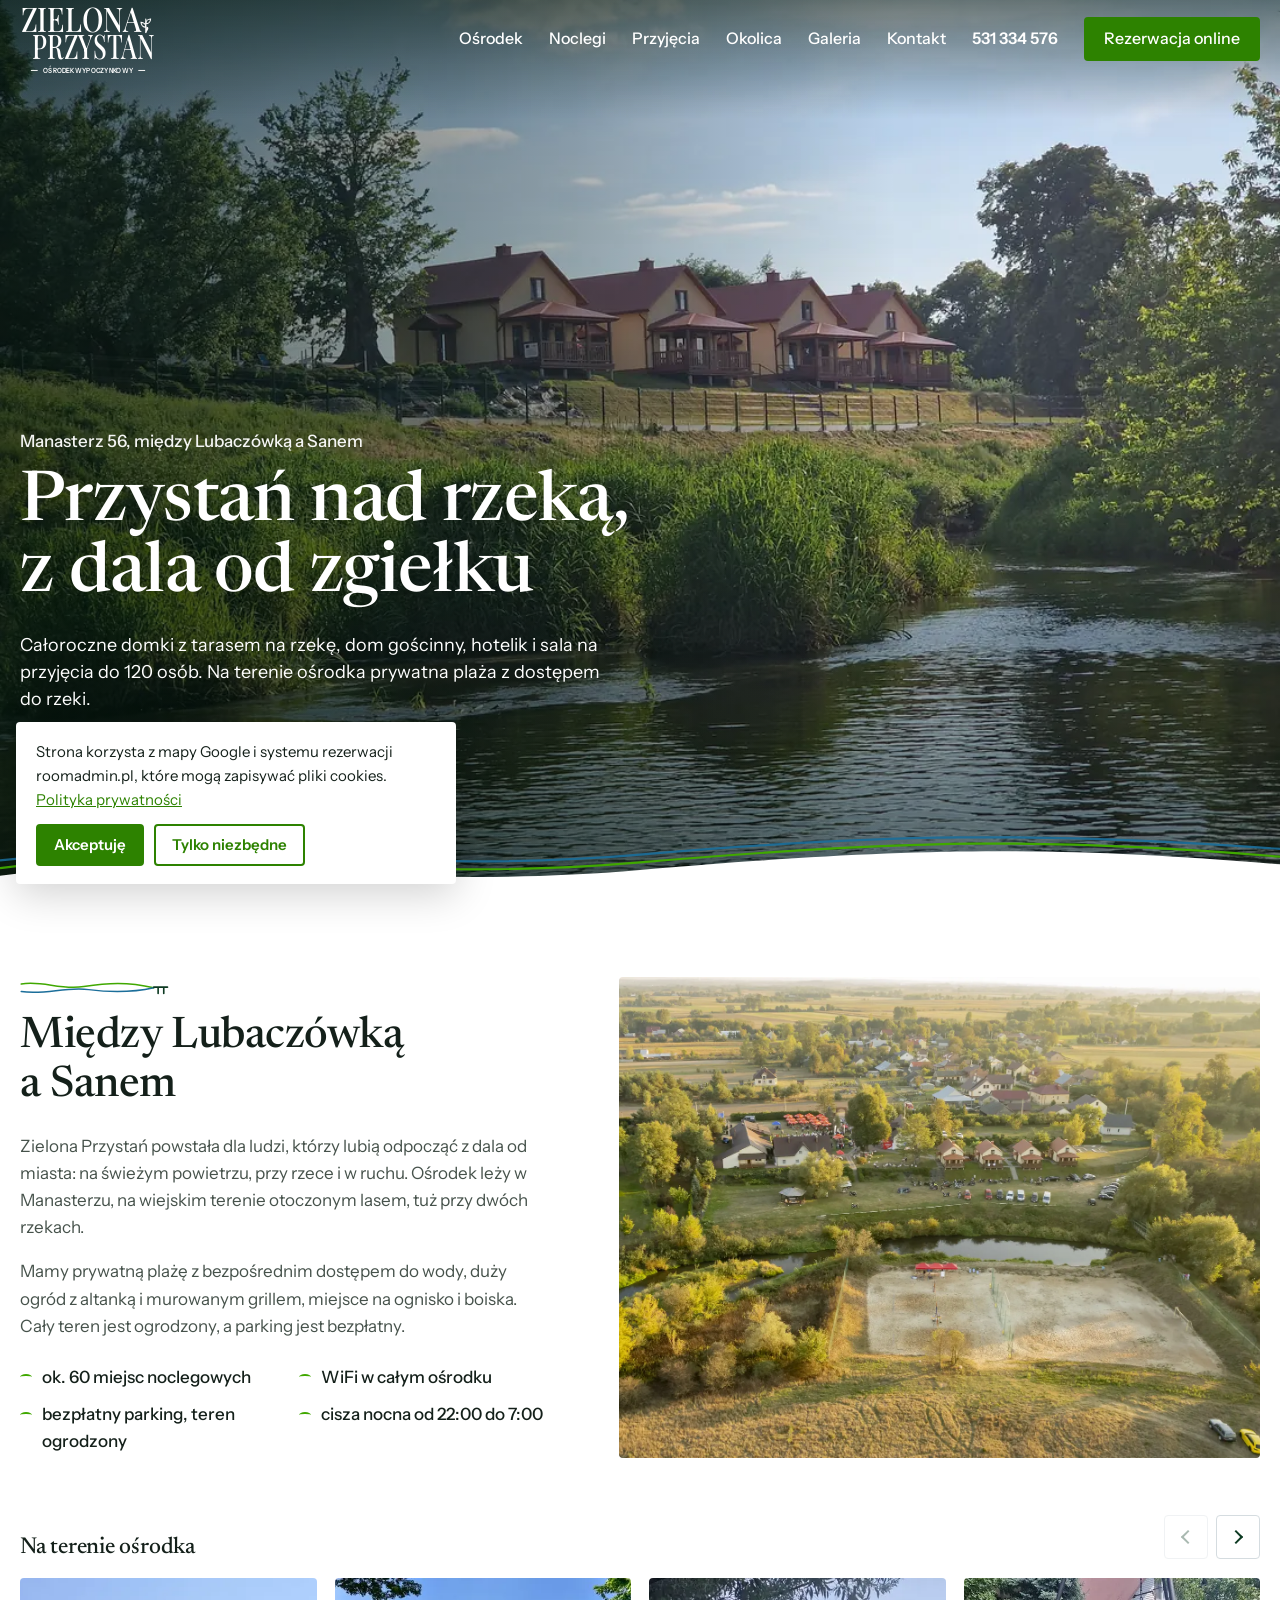
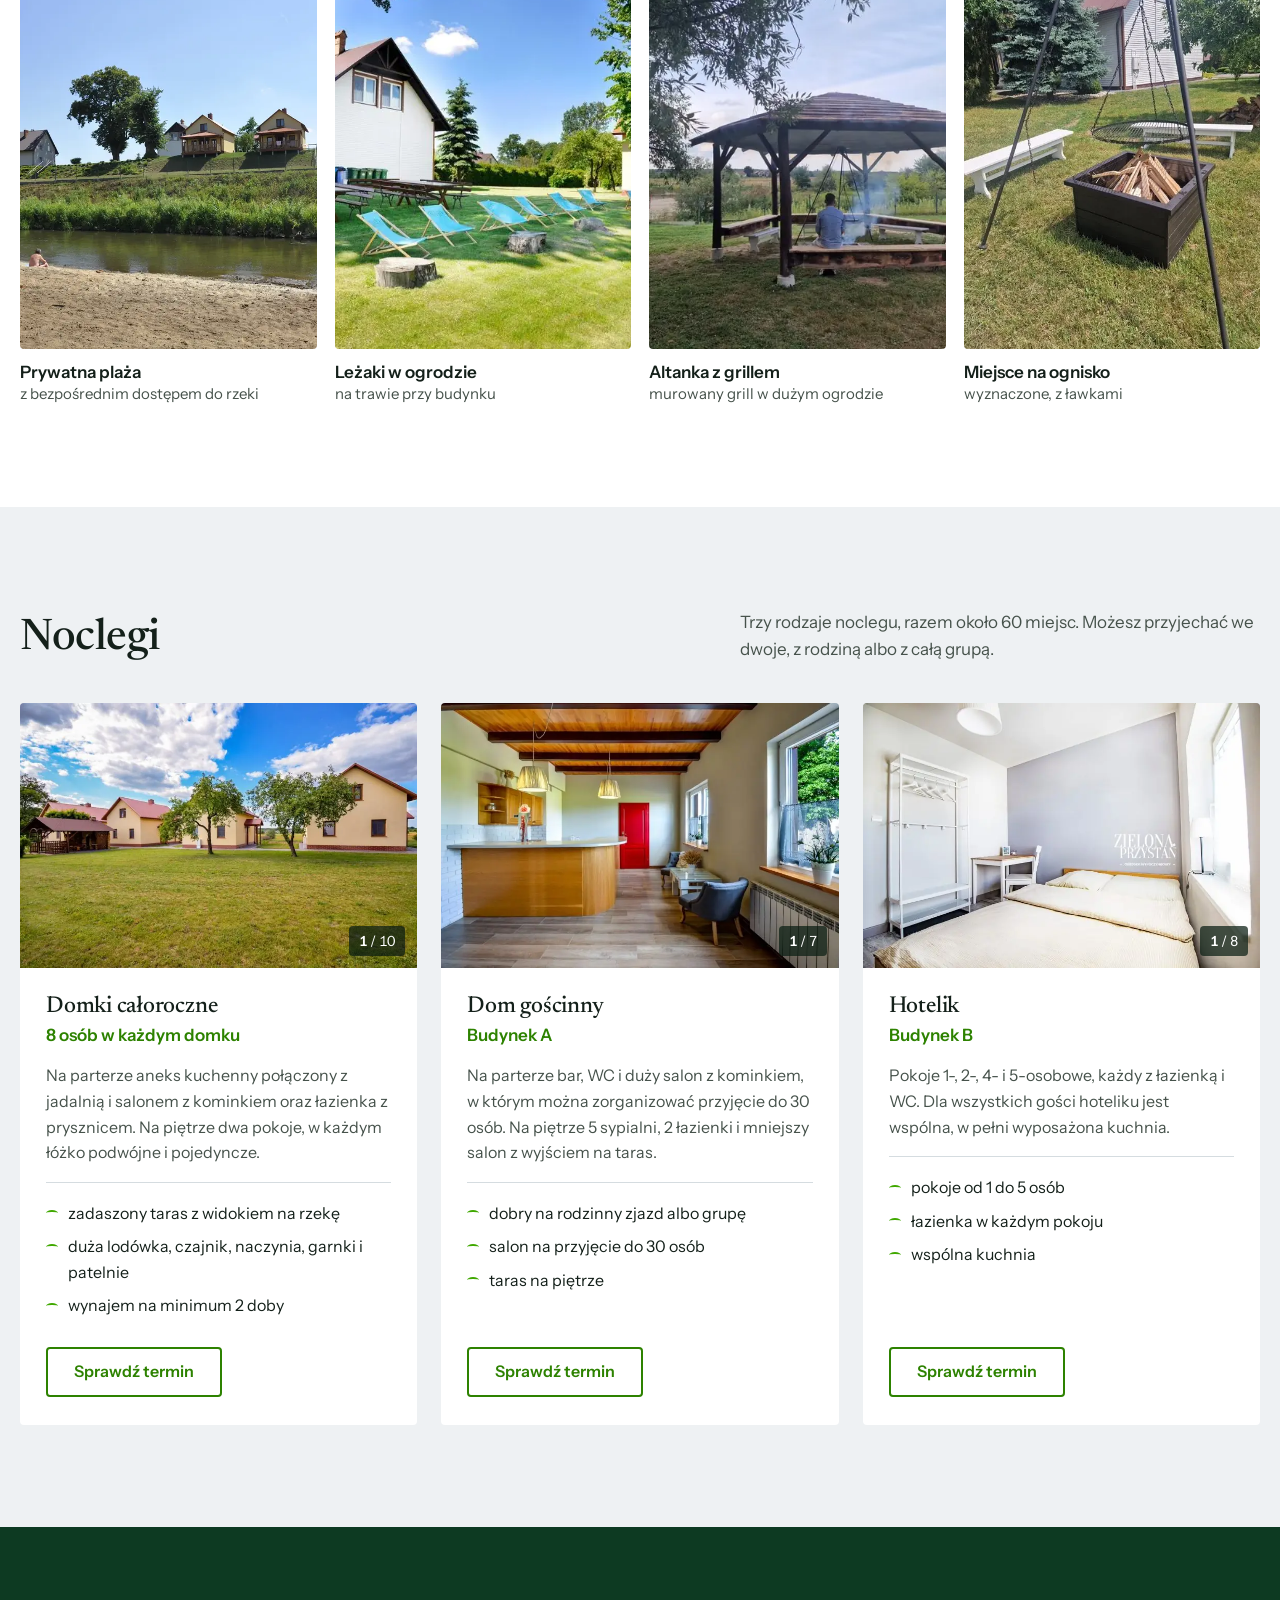
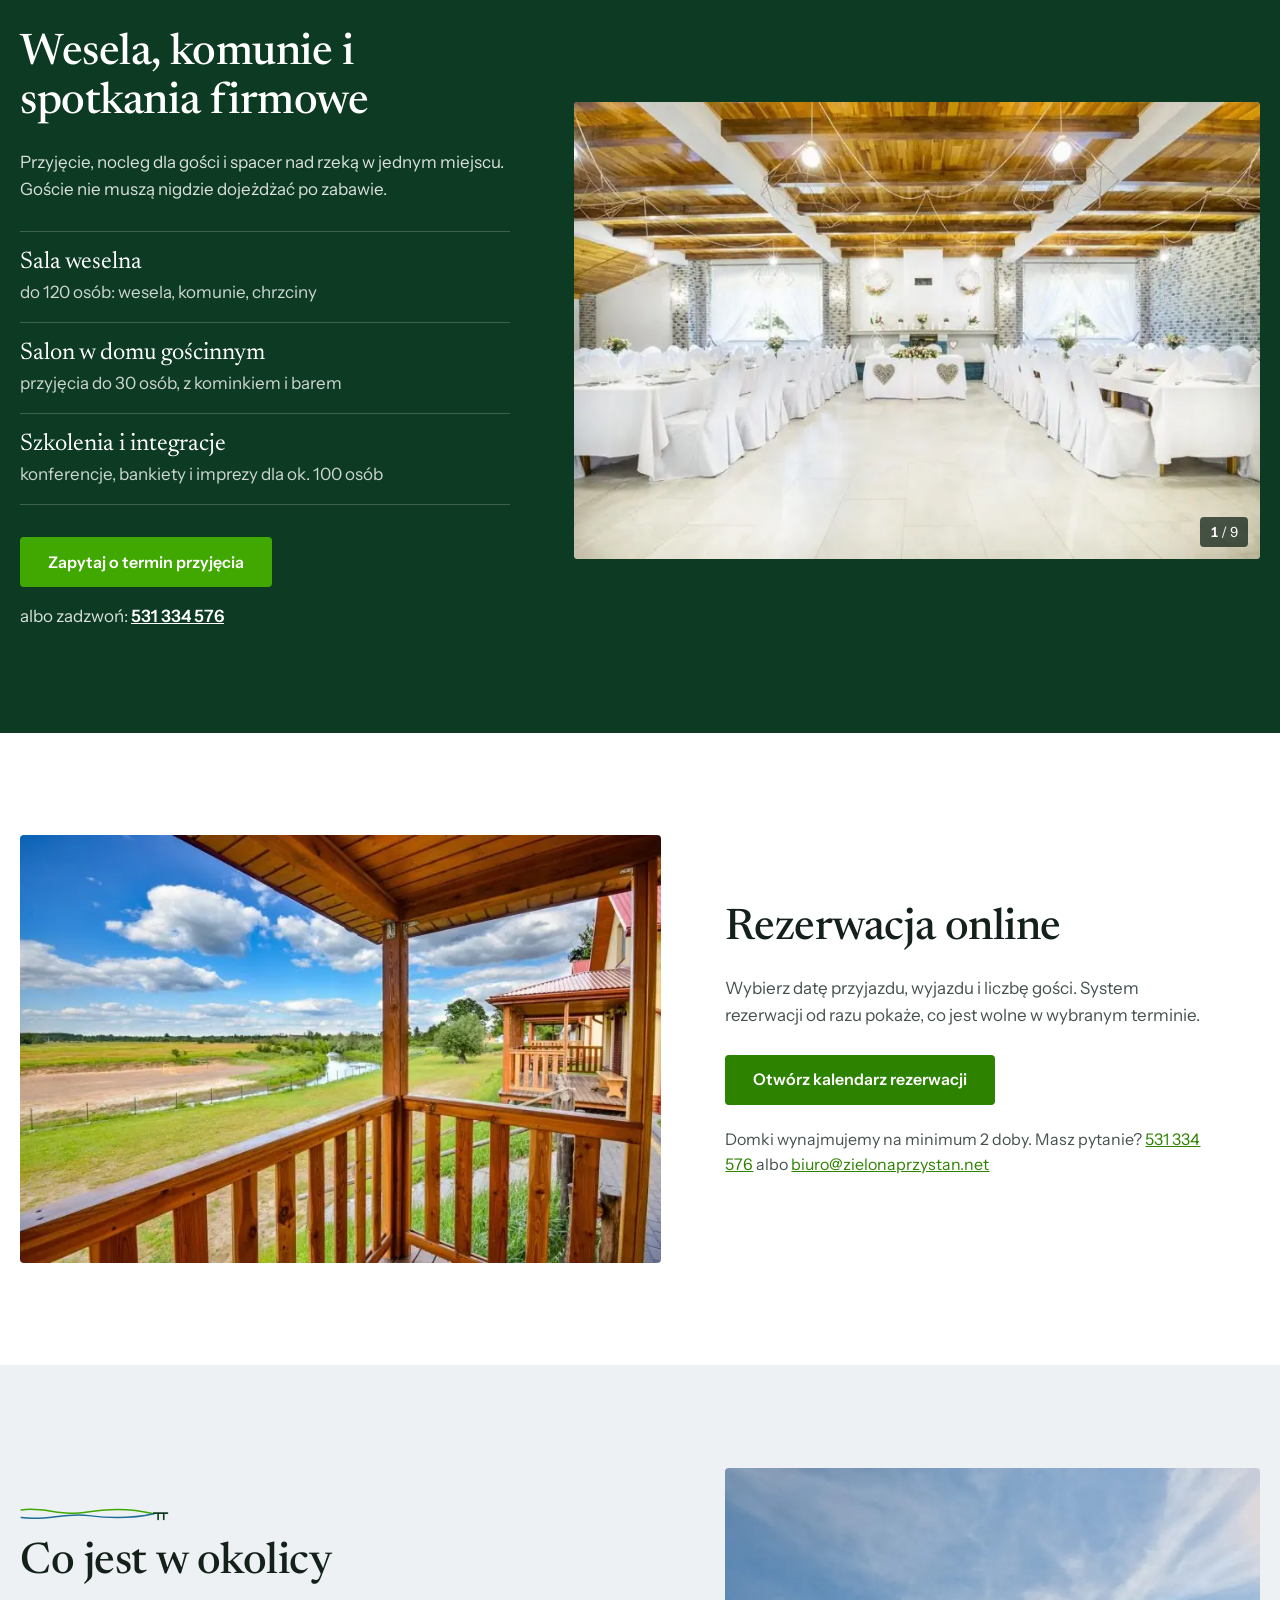
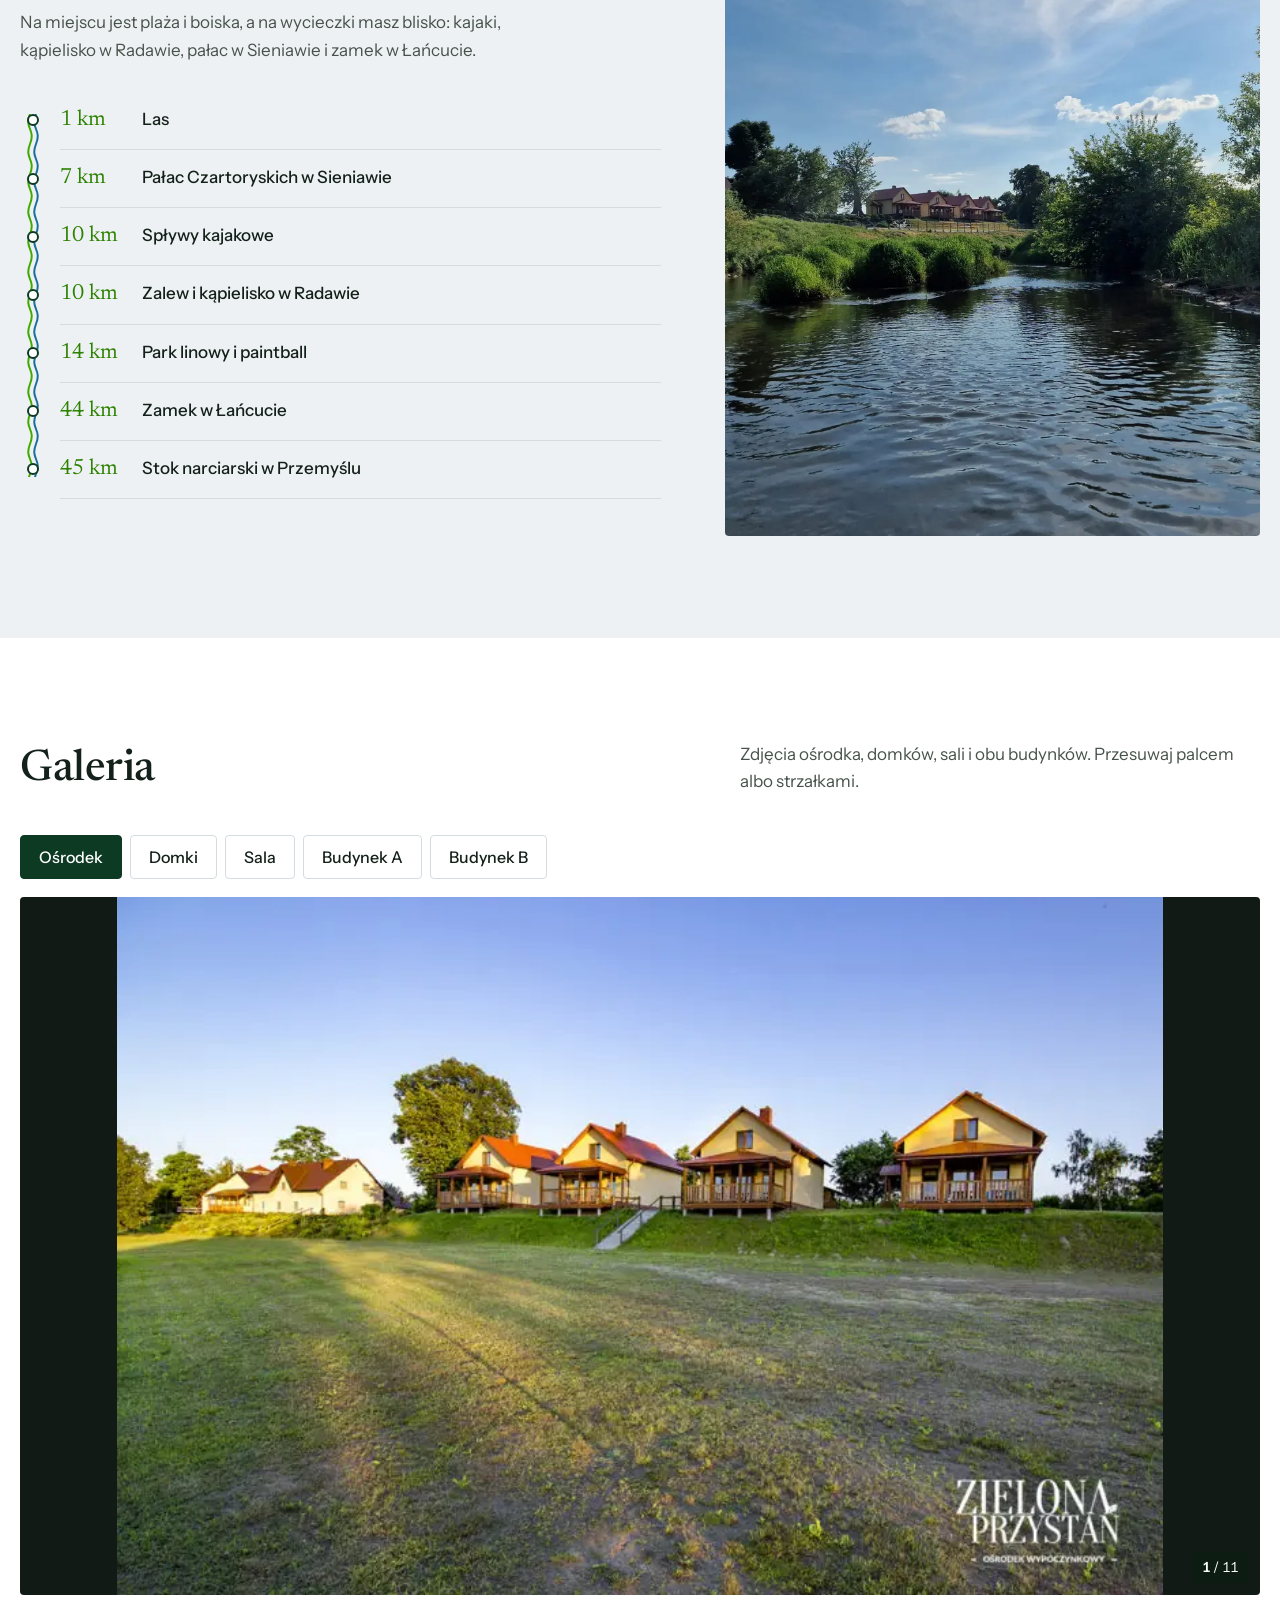
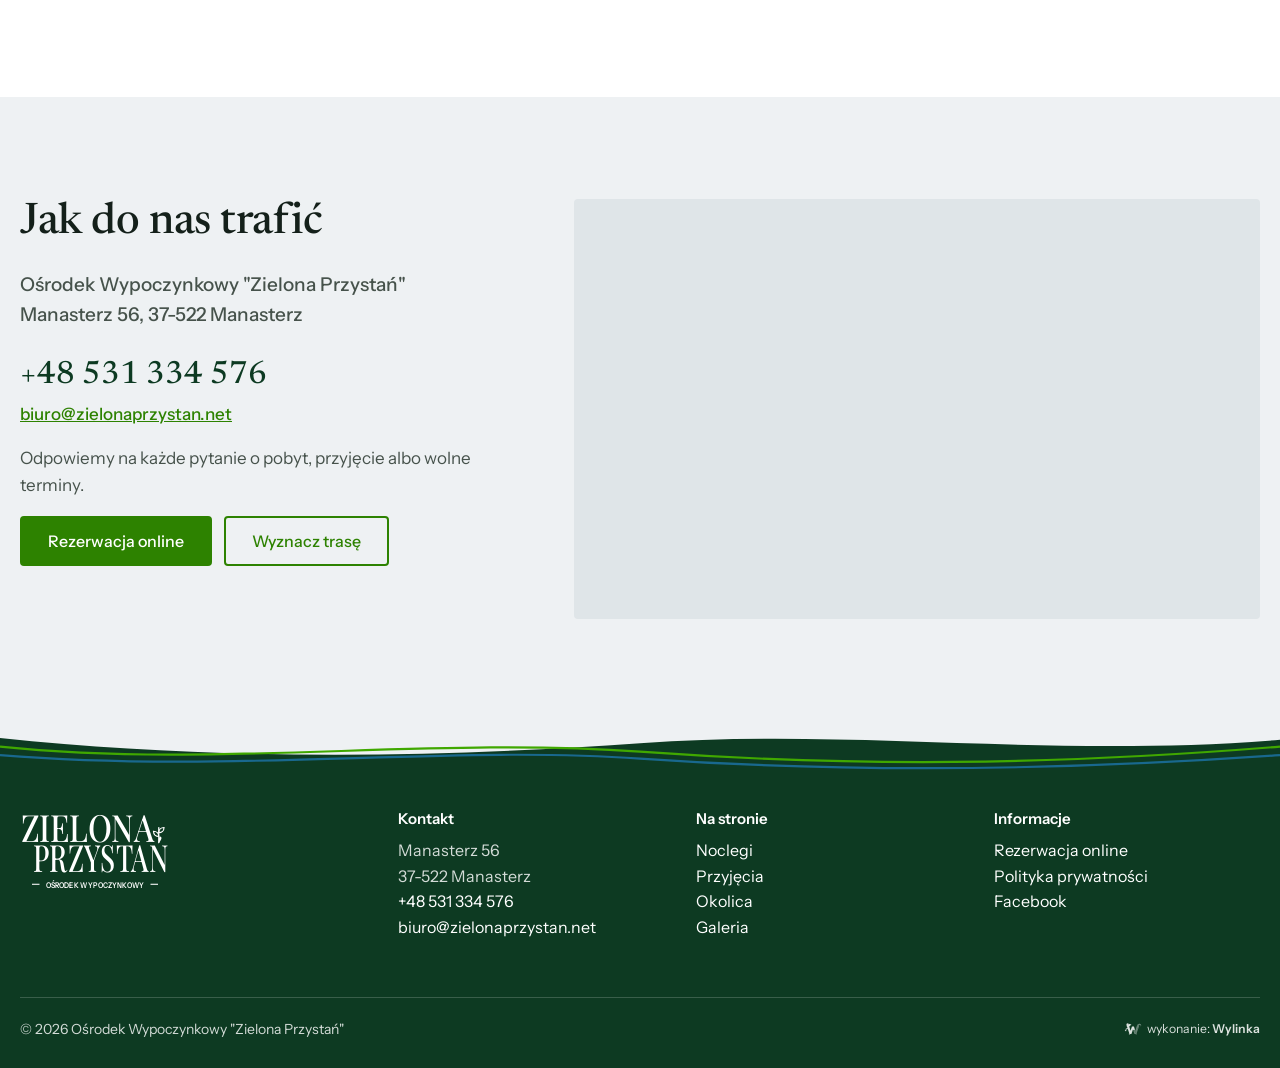
<file: index.html>
<!doctype html>
<html lang="pl">
<head>
<meta charset="utf-8">
<meta name="viewport" content="width=device-width,initial-scale=1,viewport-fit=cover">
<title>Zielona Przystań - ośrodek wypoczynkowy nad rzeką w Manasterzu</title>
<meta name="description" content="Ośrodek Wypoczynkowy Zielona Przystań w Manasterzu: całoroczne domki 8-osobowe z tarasem na rzekę, dom gościnny, hotelik i sala weselna do 120 osób. Prywatna plaża między Lubaczówką a Sanem.">
<meta name="robots" content="noindex,nofollow">
<meta name="theme-color" content="#0D3A22">
<link rel="icon" href="favicon.svg" type="image/svg+xml">
<link rel="preload" href="fonts/news.woff2" as="font" type="font/woff2" crossorigin>
<link rel="preload" as="image" href="img/hero-m.webp" media="(max-width:760px)">
<link rel="preload" as="image" href="img/hero.webp" media="(min-width:761px)">
<link rel="stylesheet" href="style.css">
<style>
.wylinka-badge{display:inline-flex;align-items:center;gap:.4em;color:inherit;text-decoration:none;font-size:.875em;line-height:1;opacity:.85}
.wylinka-badge:hover,.wylinka-badge:focus-visible{opacity:1}
.wylinka-badge:focus-visible{outline:2px solid currentColor;outline-offset:3px;border-radius:2px}
.wylinka-badge svg{width:18px;height:18px;flex:none;overflow:visible}
.wylinka-badge b{font-weight:600}
.wylinka-badge .wy-old{opacity:.45;transform-origin:40px 30px;transition:transform .32s cubic-bezier(.3,.7,.4,1),opacity .32s ease-out}
.wylinka-badge .wy-pod{opacity:0;transition:opacity .2s ease-out .08s}
.wylinka-badge:hover .wy-old,.wylinka-badge:focus-visible .wy-old{transform:translate(9px,7px) rotate(9deg);opacity:0}
.wylinka-badge:hover .wy-pod,.wylinka-badge:focus-visible .wy-pod{opacity:1}
@media (prefers-reduced-motion:reduce){.wylinka-badge .wy-old,.wylinka-badge .wy-pod{transition:none}.wylinka-badge:hover .wy-old,.wylinka-badge:focus-visible .wy-old{transform:none;opacity:.45}.wylinka-badge:hover .wy-pod,.wylinka-badge:focus-visible .wy-pod{opacity:0}}
</style>
</head>
<body>
<a class="skip" href="#tresc">Przejdź do treści</a>
<header class="nag" id="nag">
  <div class="nag-in">
    <a class="logo" href="#top" aria-label="Zielona Przystań, strona główna"><svg class="logo-svg" viewBox="0 0 200 104" role="img" aria-label="Zielona Przystań, ośrodek wypoczynkowy"><g fill="currentColor"><text x="1" y="41" font-size="50" textLength="178" lengthAdjust="spacingAndGlyphs">ZIELONA</text><text x="17" y="81" font-size="50" textLength="181" lengthAdjust="spacingAndGlyphs">PRZYSTAŃ</text><text class="logo-m" x="100" y="102" font-size="10.5" text-anchor="middle" textLength="132" lengthAdjust="spacingAndGlyphs">OŚRODEK WYPOCZYNKOWY</text><rect x="16" y="97" width="10" height="1.4"/><rect x="174" y="97" width="10" height="1.4"/></g><g fill="none" stroke="currentColor" stroke-width="1.6" stroke-linecap="round"><path d="M185 42V22"/><path d="M185 34c-4 0-7-3-7-7 4 0 7 3 7 7zM185 29c4 0 7-3 7-7-4 0-7 3-7 7z"/></g></svg></a>
    <nav class="menu" id="menu" aria-label="Menu główne">
      <a href="#osrodek">Ośrodek</a><a href="#noclegi">Noclegi</a><a href="#przyjecia">Przyjęcia</a><a href="#okolica">Okolica</a><a href="#galeria">Galeria</a><a href="#kontakt">Kontakt</a>
      <a class="menu-tel" href="tel:+48531334576">531 334 576</a>
      <a class="btn menu-rez" href="https://roomadmin.pl/widget/reservation-v2/start?fh=60d005a74fa5ebe5970a8c49ee8bb082e8fafc29&amp;style=%7B%22color_accent%22%3A%22%232D8200%22%2C%22color_bg%22%3A%22%23FFFFFF%22%7D" target="_blank" rel="noopener">Rezerwacja online</a>
    </nav>
    <a class="nag-tel" href="tel:+48531334576"><svg viewBox="0 0 20 20" aria-hidden="true"><path d="M6.2 2.5l2.2 3.6-1.6 1.7c.9 2 2.4 3.5 4.4 4.4l1.7-1.6 3.6 2.2-.9 3c-6.6.2-12.1-5.3-11.9-11.9z"/></svg><span>531 334 576</span></a>
    <button class="burger" id="burger" type="button" aria-expanded="false" aria-controls="menu" aria-label="Otwórz menu"><span></span><span></span></button>
  </div>
</header>

<main id="tresc">
<section class="hero" id="top">
  <picture>
    <source media="(max-width:760px)" srcset="img/hero-m.webp">
    <img class="hero-img" src="img/hero.webp" width="2000" height="1500" alt="Domki Zielonej Przystani widziane znad Lubaczówki" fetchpriority="high">
  </picture>
  <div class="hero-in">
    <p class="hero-adr">Manasterz 56, między Lubaczówką a Sanem</p>
    <h1>Przystań nad rzeką, z dala od zgiełku</h1>
    <p class="hero-lead">Całoroczne domki z tarasem na rzekę, dom gościnny, hotelik i sala na przyjęcia do 120 osób. Na terenie ośrodka prywatna plaża z dostępem do rzeki.</p>
    <a class="btn btn-hero" id="heroCta" href="https://roomadmin.pl/widget/reservation-v2/start?fh=60d005a74fa5ebe5970a8c49ee8bb082e8fafc29&amp;style=%7B%22color_accent%22%3A%22%232D8200%22%2C%22color_bg%22%3A%22%23FFFFFF%22%7D" target="_blank" rel="noopener">Sprawdź wolne terminy</a>
  </div>
  <svg class="brzeg" viewBox="0 0 1440 80" preserveAspectRatio="none" aria-hidden="true"><path class="brzeg-z" d="M0 54C220 26 420 72 720 48S1180 22 1440 42V80H0Z"/><path class="n1" d="M0 46C220 18 420 64 720 40S1180 14 1440 34"/><path class="n2" d="M0 38C240 14 450 54 720 32S1170 8 1440 26"/></svg>
</section>

<section class="sek osrodek" id="osrodek">
  <div class="wrap osrodek-g">
    <div class="osrodek-t">
      <svg class="nurt" viewBox="0 0 240 26" aria-hidden="true"><path class="n1" d="M2 8c34-6 62 10 100 4s70-8 112 2"/><path class="n2" d="M2 20c38 6 70-8 108-3s68 5 104-3"/><path class="pom" d="M214 13h22M221 13v10M230 13v10"/></svg>
      <h2>Między Lubaczówką a Sanem</h2>
      <p>Zielona Przystań powstała dla ludzi, którzy lubią odpocząć z dala od miasta: na świeżym powietrzu, przy rzece i w ruchu. Ośrodek leży w Manasterzu, na wiejskim terenie otoczonym lasem, tuż przy dwóch rzekach.</p>
      <p>Mamy prywatną plażę z bezpośrednim dostępem do wody, duży ogród z altanką i murowanym grillem, miejsce na ognisko i boiska. Cały teren jest ogrodzony, a parking jest bezpłatny.</p>
      <ul class="kropki">
        <li>ok. 60 miejsc noclegowych</li><li>WiFi w całym ośrodku</li><li>bezpłatny parking, teren ogrodzony</li><li>cisza nocna od 22:00 do 7:00</li>
      </ul>
    </div>
    <figure class="osrodek-f"><img src="img/dron-rzeka.webp" width="1600" height="1067" alt="Ośrodek Zielona Przystań i rzeka z lotu ptaka" loading="lazy" decoding="async"></figure>
  </div>
  <div class="wrap teren">
    <div class="teren-nag"><h3>Na terenie ośrodka</h3><div class="teren-str"><button class="kar-s kar-p" type="button" data-pas="-1" aria-label="Przewiń w lewo"></button><button class="kar-s kar-n" type="button" data-pas="1" aria-label="Przewiń w prawo"></button></div></div>
    <div class="teren-pas" id="teren" tabindex="0" aria-label="Atrakcje na terenie ośrodka, przesuń w bok"><figure class="teren-k"><img src="img/m-plaza.webp" width="1000" height="664" alt="Prywatna plaża, Zielona Przystań" loading="lazy" decoding="async" draggable="false"><figcaption><b>Prywatna plaża</b><span>z bezpośrednim dostępem do rzeki</span></figcaption></figure><figure class="teren-k"><img src="img/m-lezaki.webp" width="768" height="510" alt="Leżaki w ogrodzie, Zielona Przystań" loading="lazy" decoding="async" draggable="false"><figcaption><b>Leżaki w ogrodzie</b><span>na trawie przy budynku</span></figcaption></figure><figure class="teren-k"><img src="img/m-altana.webp" width="640" height="480" alt="Altanka z grillem, Zielona Przystań" loading="lazy" decoding="async" draggable="false"><figcaption><b>Altanka z grillem</b><span>murowany grill w dużym ogrodzie</span></figcaption></figure><figure class="teren-k"><img src="img/m-ognisko.webp" width="480" height="640" alt="Miejsce na ognisko, Zielona Przystań" loading="lazy" decoding="async" draggable="false"><figcaption><b>Miejsce na ognisko</b><span>wyznaczone, z ławkami</span></figcaption></figure><figure class="teren-k"><img src="img/m-plac.webp" width="768" height="576" alt="Plac zabaw, Zielona Przystań" loading="lazy" decoding="async" draggable="false"><figcaption><b>Plac zabaw</b><span>dla najmłodszych gości</span></figcaption></figure><figure class="teren-k"><img src="img/m-boisko.webp" width="768" height="512" alt="Boiska, Zielona Przystań" loading="lazy" decoding="async" draggable="false"><figcaption><b>Boiska</b><span>2 do siatkówki plażowej i do beach soccera</span></figcaption></figure><figure class="teren-k"><img src="img/m-golf.webp" width="768" height="512" alt="Mini golf, Zielona Przystań" loading="lazy" decoding="async" draggable="false"><figcaption><b>Mini golf</b><span>na terenie ośrodka</span></figcaption></figure><figure class="teren-k"><img src="img/m-hamaki.webp" width="640" height="480" alt="Hamaki, Zielona Przystań" loading="lazy" decoding="async" draggable="false"><figcaption><b>Hamaki</b><span>w ogrodzie z widokiem na łąki</span></figcaption></figure></div>
  </div>
</section>

<section class="sek szara" id="noclegi">
  <div class="wrap">
    <div class="sek-nag"><h2>Noclegi</h2><p>Trzy rodzaje noclegu, razem około 60 miejsc. Możesz przyjechać we dwoje, z rodziną albo z całą grupą.</p></div>
    <div class="noclegi"><article class="nocleg"><div class="kar kar-k" data-kar><div class="kar-tor" tabindex="0" aria-label="Zdjęcia, przesuń w bok"><img src="img/d1.webp" width="768" height="509" alt="Całoroczne domki 8-osobowe w ośrodku Zielona Przystań" loading="lazy" decoding="async" draggable="false"><img src="img/d2.webp" width="768" height="509" alt="Widok z tarasu domku na rzekę" loading="lazy" decoding="async" draggable="false"><img src="img/d3.webp" width="768" height="509" alt="Salon z kominkiem w domku" loading="lazy" decoding="async" draggable="false"><img src="img/d4.webp" width="768" height="512" alt="Jadalnia i salon w domku" loading="lazy" decoding="async" draggable="false"><img src="img/d5.webp" width="768" height="512" alt="Aneks kuchenny w domku" loading="lazy" decoding="async" draggable="false"><img src="img/d6.webp" width="768" height="576" alt="Salon z kominkiem w odnowionym domku" loading="lazy" decoding="async" draggable="false"><img src="img/d8.webp" width="768" height="576" alt="Wnętrze domku z kominkiem" loading="lazy" decoding="async" draggable="false"><img src="img/d9.webp" width="768" height="576" alt="Aneks kuchenny i jadalnia w domku" loading="lazy" decoding="async" draggable="false"><img src="img/d11.webp" width="768" height="576" alt="Pokój na piętrze domku" loading="lazy" decoding="async" draggable="false"><img src="img/d10.webp" width="768" height="860" alt="Łazienka z prysznicem w domku" loading="lazy" decoding="async" draggable="false"></div><button class="kar-s kar-p" type="button" aria-label="Poprzednie zdjęcie"></button><button class="kar-s kar-n" type="button" aria-label="Następne zdjęcie"></button><span class="kar-licz"><b>1</b> / 10</span></div><div class="nocleg-t"><h3>Domki całoroczne</h3><p class="nocleg-sub">8 osób w każdym domku</p><p>Na parterze aneks kuchenny połączony z jadalnią i salonem z kominkiem oraz łazienka z prysznicem. Na piętrze dwa pokoje, w każdym łóżko podwójne i pojedyncze.</p><ul class="fakty"><li>zadaszony taras z widokiem na rzekę</li><li>duża lodówka, czajnik, naczynia, garnki i patelnie</li><li>wynajem na minimum 2 doby</li></ul><a class="btn btn-o" href="https://roomadmin.pl/widget/reservation-v2/start?fh=60d005a74fa5ebe5970a8c49ee8bb082e8fafc29&amp;style=%7B%22color_accent%22%3A%22%232D8200%22%2C%22color_bg%22%3A%22%23FFFFFF%22%7D" target="_blank" rel="noopener">Sprawdź termin</a></div></article><article class="nocleg"><div class="kar kar-k" data-kar><div class="kar-tor" tabindex="0" aria-label="Zdjęcia, przesuń w bok"><img src="img/a1.webp" width="768" height="509" alt="Dom gościnny, salon z barem na parterze" loading="lazy" decoding="async" draggable="false"><img src="img/a2.webp" width="768" height="509" alt="Salon z kominkiem w domu gościnnym przygotowany na przyjęcie" loading="lazy" decoding="async" draggable="false"><img src="img/a4.webp" width="480" height="640" alt="Przyjęcie w salonie domu gościnnego" loading="lazy" decoding="async" draggable="false"><img src="img/a3.webp" width="768" height="509" alt="Mniejszy salon na piętrze domu gościnnego" loading="lazy" decoding="async" draggable="false"><img src="img/a5.webp" width="768" height="509" alt="Sypialnia w domu gościnnym" loading="lazy" decoding="async" draggable="false"><img src="img/a6.webp" width="768" height="509" alt="Sypialnia na piętrze domu gościnnego" loading="lazy" decoding="async" draggable="false"><img src="img/a7.webp" width="768" height="509" alt="Łazienka w domu gościnnym" loading="lazy" decoding="async" draggable="false"></div><button class="kar-s kar-p" type="button" aria-label="Poprzednie zdjęcie"></button><button class="kar-s kar-n" type="button" aria-label="Następne zdjęcie"></button><span class="kar-licz"><b>1</b> / 7</span></div><div class="nocleg-t"><h3>Dom gościnny</h3><p class="nocleg-sub">Budynek A</p><p>Na parterze bar, WC i duży salon z kominkiem, w którym można zorganizować przyjęcie do 30 osób. Na piętrze 5 sypialni, 2 łazienki i mniejszy salon z wyjściem na taras.</p><ul class="fakty"><li>dobry na rodzinny zjazd albo grupę</li><li>salon na przyjęcie do 30 osób</li><li>taras na piętrze</li></ul><a class="btn btn-o" href="https://roomadmin.pl/widget/reservation-v2/start?fh=60d005a74fa5ebe5970a8c49ee8bb082e8fafc29&amp;style=%7B%22color_accent%22%3A%22%232D8200%22%2C%22color_bg%22%3A%22%23FFFFFF%22%7D" target="_blank" rel="noopener">Sprawdź termin</a></div></article><article class="nocleg"><div class="kar kar-k" data-kar><div class="kar-tor" tabindex="0" aria-label="Zdjęcia, przesuń w bok"><img src="img/b1.webp" width="768" height="512" alt="Pokój 2-osobowy w hoteliku" loading="lazy" decoding="async" draggable="false"><img src="img/b2.webp" width="768" height="576" alt="Pokój z łóżkiem podwójnym w hoteliku" loading="lazy" decoding="async" draggable="false"><img src="img/b3.webp" width="768" height="512" alt="Pokój w hoteliku" loading="lazy" decoding="async" draggable="false"><img src="img/b4.webp" width="768" height="576" alt="Pokój rodzinny w hoteliku" loading="lazy" decoding="async" draggable="false"><img src="img/b7.webp" width="768" height="599" alt="Pokój w hoteliku" loading="lazy" decoding="async" draggable="false"><img src="img/b5.webp" width="768" height="512" alt="Wspólna kuchnia w hoteliku" loading="lazy" decoding="async" draggable="false"><img src="img/b6.webp" width="768" height="575" alt="Jadalnia w hoteliku" loading="lazy" decoding="async" draggable="false"><img src="img/b8.webp" width="567" height="850" alt="Łazienka w hoteliku" loading="lazy" decoding="async" draggable="false"></div><button class="kar-s kar-p" type="button" aria-label="Poprzednie zdjęcie"></button><button class="kar-s kar-n" type="button" aria-label="Następne zdjęcie"></button><span class="kar-licz"><b>1</b> / 8</span></div><div class="nocleg-t"><h3>Hotelik</h3><p class="nocleg-sub">Budynek B</p><p>Pokoje 1-, 2-, 4- i 5-osobowe, każdy z łazienką i WC. Dla wszystkich gości hoteliku jest wspólna, w pełni wyposażona kuchnia.</p><ul class="fakty"><li>pokoje od 1 do 5 osób</li><li>łazienka w każdym pokoju</li><li>wspólna kuchnia</li></ul><a class="btn btn-o" href="https://roomadmin.pl/widget/reservation-v2/start?fh=60d005a74fa5ebe5970a8c49ee8bb082e8fafc29&amp;style=%7B%22color_accent%22%3A%22%232D8200%22%2C%22color_bg%22%3A%22%23FFFFFF%22%7D" target="_blank" rel="noopener">Sprawdź termin</a></div></article></div>
  </div>
</section>

<section class="sek ciemna" id="przyjecia">
  <div class="wrap przyj-g">
    <div class="przyj-t">
      <h2>Wesela, komunie i spotkania firmowe</h2>
      <p>Przyjęcie, nocleg dla gości i spacer nad rzeką w jednym miejscu. Goście nie muszą nigdzie dojeżdżać po zabawie.</p>
      <dl class="przyj-l">
        <div><dt>Sala weselna</dt><dd>do 120 osób: wesela, komunie, chrzciny</dd></div>
        <div><dt>Salon w domu gościnnym</dt><dd>przyjęcia do 30 osób, z kominkiem i barem</dd></div>
        <div><dt>Szkolenia i integracje</dt><dd>konferencje, bankiety i imprezy dla ok. 100 osób</dd></div>
      </dl>
      <a class="btn btn-j" href="mailto:biuro@zielonaprzystan.net?subject=Zapytanie%20o%20przyj%C4%99cie">Zapytaj o termin przyjęcia</a>
      <p class="przyj-m">albo zadzwoń: <a href="tel:+48531334576">531 334 576</a></p>
    </div>
    <div class="kar kar-sala" data-kar><div class="kar-tor" tabindex="0" aria-label="Zdjęcia, przesuń w bok"><img src="img/s1.webp" width="768" height="509" alt="Sala weselna do 120 osób" loading="lazy" decoding="async" draggable="false"><img src="img/s4.webp" width="640" height="480" alt="Stół młodej pary w sali weselnej" loading="lazy" decoding="async" draggable="false"><img src="img/s2.webp" width="768" height="509" alt="Sala weselna nakryta na przyjęcie" loading="lazy" decoding="async" draggable="false"><img src="img/s8.webp" width="768" height="576" alt="Sala przygotowana na przyjęcie okolicznościowe" loading="lazy" decoding="async" draggable="false"><img src="img/s3.webp" width="768" height="509" alt="Sala weselna, widok na stoły" loading="lazy" decoding="async" draggable="false"><img src="img/s9.webp" width="640" height="480" alt="Udekorowane stoły w sali" loading="lazy" decoding="async" draggable="false"><img src="img/s5.webp" width="768" height="509" alt="Parkiet do tańca w sali" loading="lazy" decoding="async" draggable="false"><img src="img/s6.webp" width="768" height="509" alt="Dekoracje stołów w sali" loading="lazy" decoding="async" draggable="false"><img src="img/s7.webp" width="768" height="509" alt="Słodki stół w sali weselnej" loading="lazy" decoding="async" draggable="false"></div><button class="kar-s kar-p" type="button" aria-label="Poprzednie zdjęcie"></button><button class="kar-s kar-n" type="button" aria-label="Następne zdjęcie"></button><span class="kar-licz"><b>1</b> / 9</span></div>
  </div>
</section>

<section class="sek rez" id="rezerwacja">
  <div class="wrap rez-g">
    <figure class="rez-f"><img src="img/d2.webp" width="768" height="509" alt="Widok z tarasu domku na rzekę" loading="lazy" decoding="async"></figure>
    <div class="rez-t">
      <h2>Rezerwacja online</h2>
      <p>Wybierz datę przyjazdu, wyjazdu i liczbę gości. System rezerwacji od razu pokaże, co jest wolne w wybranym terminie.</p>
      <a class="btn" href="https://roomadmin.pl/widget/reservation-v2/start?fh=60d005a74fa5ebe5970a8c49ee8bb082e8fafc29&amp;style=%7B%22color_accent%22%3A%22%232D8200%22%2C%22color_bg%22%3A%22%23FFFFFF%22%7D" target="_blank" rel="noopener">Otwórz kalendarz rezerwacji</a>
      <p class="rez-m">Domki wynajmujemy na minimum 2 doby. Masz pytanie? <a href="tel:+48531334576">531 334 576</a> albo <a href="mailto:biuro@zielonaprzystan.net">biuro@zielonaprzystan.net</a></p>
    </div>
  </div>
</section>

<section class="sek szara" id="okolica">
  <div class="wrap okol-g">
    <div class="okol-t">
      <svg class="nurt" viewBox="0 0 240 26" aria-hidden="true"><path class="n1" d="M2 8c34-6 62 10 100 4s70-8 112 2"/><path class="n2" d="M2 20c38 6 70-8 108-3s68 5 104-3"/><path class="pom" d="M214 13h22M221 13v10M230 13v10"/></svg>
      <h2>Co jest w okolicy</h2>
      <p>Na miejscu jest plaża i boiska, a na wycieczki masz blisko: kajaki, kąpielisko w Radawie, pałac w Sieniawie i zamek w Łańcucie.</p>
      <ol class="trasa"><li><span class="km">1 km</span><span class="cel">Las</span></li><li><span class="km">7 km</span><span class="cel">Pałac Czartoryskich w Sieniawie</span></li><li><span class="km">10 km</span><span class="cel">Spływy kajakowe</span></li><li><span class="km">10 km</span><span class="cel">Zalew i kąpielisko w Radawie</span></li><li><span class="km">14 km</span><span class="cel">Park linowy i paintball</span></li><li><span class="km">44 km</span><span class="cel">Zamek w Łańcucie</span></li><li><span class="km">45 km</span><span class="cel">Stok narciarski w Przemyślu</span></li></ol>
    </div>
    <figure class="okol-f"><img src="img/rzeka-sloneczna.webp" width="1400" height="1050" alt="Lubaczówka przy ośrodku latem" loading="lazy" decoding="async"></figure>
  </div>
</section>

<section class="sek" id="galeria">
  <div class="wrap">
    <div class="sek-nag"><h2>Galeria</h2><p>Zdjęcia ośrodka, domków, sali i obu budynków. Przesuwaj palcem albo strzałkami.</p></div>
    <div class="gal-tabs" role="tablist"><button type="button" role="tab" aria-selected="true" aria-controls="g0" id="t0">Ośrodek</button><button type="button" role="tab" aria-selected="false" aria-controls="g1" id="t1">Domki</button><button type="button" role="tab" aria-selected="false" aria-controls="g2" id="t2">Sala</button><button type="button" role="tab" aria-selected="false" aria-controls="g3" id="t3">Budynek A</button><button type="button" role="tab" aria-selected="false" aria-controls="g4" id="t4">Budynek B</button></div><div class="gal-p" role="tabpanel" id="g0" aria-labelledby="t0"><div class="kar kar-gal" data-kar><div class="kar-tor" tabindex="0" aria-label="Zdjęcia, przesuń w bok"><img src="img/o4.webp" width="768" height="512" alt="Domki wśród zieleni" loading="lazy" decoding="async" draggable="false"><img src="img/domki-most.webp" width="768" height="512" alt="Domki i kładka nad rzeką" loading="lazy" decoding="async" draggable="false"><img src="img/dron-domki.webp" width="1600" height="1067" alt="Domki z lotu ptaka" loading="lazy" decoding="async" draggable="false"><img src="img/o1.webp" width="768" height="576" alt="Ogród ośrodka" loading="lazy" decoding="async" draggable="false"><img src="img/o2.webp" width="768" height="576" alt="Dom gościnny i altana" loading="lazy" decoding="async" draggable="false"><img src="img/o3.webp" width="768" height="576" alt="Ogród z ławkami" loading="lazy" decoding="async" draggable="false"><img src="img/o5.webp" width="768" height="512" alt="Teren ośrodka" loading="lazy" decoding="async" draggable="false"><img src="img/o6.webp" width="768" height="576" alt="Dekoracja ślubna w ogrodzie" loading="lazy" decoding="async" draggable="false"><img src="img/o7.webp" width="768" height="576" alt="Rabaty w ogrodzie" loading="lazy" decoding="async" draggable="false"><img src="img/o8.webp" width="768" height="512" alt="Zachód słońca nad rzeką" loading="lazy" decoding="async" draggable="false"><img src="img/o9.webp" width="640" height="480" alt="Ogród przy wejściu" loading="lazy" decoding="async" draggable="false"></div><button class="kar-s kar-p" type="button" aria-label="Poprzednie zdjęcie"></button><button class="kar-s kar-n" type="button" aria-label="Następne zdjęcie"></button><span class="kar-licz"><b>1</b> / 11</span></div></div><div class="gal-p" role="tabpanel" id="g1" aria-labelledby="t1" hidden><div class="kar kar-gal" data-kar><div class="kar-tor" tabindex="0" aria-label="Zdjęcia, przesuń w bok"><img src="img/d1.webp" width="768" height="509" alt="Całoroczne domki 8-osobowe w ośrodku Zielona Przystań" loading="lazy" decoding="async" draggable="false"><img src="img/d2.webp" width="768" height="509" alt="Widok z tarasu domku na rzekę" loading="lazy" decoding="async" draggable="false"><img src="img/d3.webp" width="768" height="509" alt="Salon z kominkiem w domku" loading="lazy" decoding="async" draggable="false"><img src="img/d4.webp" width="768" height="512" alt="Jadalnia i salon w domku" loading="lazy" decoding="async" draggable="false"><img src="img/d5.webp" width="768" height="512" alt="Aneks kuchenny w domku" loading="lazy" decoding="async" draggable="false"><img src="img/d6.webp" width="768" height="576" alt="Salon z kominkiem w odnowionym domku" loading="lazy" decoding="async" draggable="false"><img src="img/d8.webp" width="768" height="576" alt="Wnętrze domku z kominkiem" loading="lazy" decoding="async" draggable="false"><img src="img/d9.webp" width="768" height="576" alt="Aneks kuchenny i jadalnia w domku" loading="lazy" decoding="async" draggable="false"><img src="img/d11.webp" width="768" height="576" alt="Pokój na piętrze domku" loading="lazy" decoding="async" draggable="false"><img src="img/d10.webp" width="768" height="860" alt="Łazienka z prysznicem w domku" loading="lazy" decoding="async" draggable="false"></div><button class="kar-s kar-p" type="button" aria-label="Poprzednie zdjęcie"></button><button class="kar-s kar-n" type="button" aria-label="Następne zdjęcie"></button><span class="kar-licz"><b>1</b> / 10</span></div></div><div class="gal-p" role="tabpanel" id="g2" aria-labelledby="t2" hidden><div class="kar kar-gal" data-kar><div class="kar-tor" tabindex="0" aria-label="Zdjęcia, przesuń w bok"><img src="img/s1.webp" width="768" height="509" alt="Sala weselna do 120 osób" loading="lazy" decoding="async" draggable="false"><img src="img/s4.webp" width="640" height="480" alt="Stół młodej pary w sali weselnej" loading="lazy" decoding="async" draggable="false"><img src="img/s2.webp" width="768" height="509" alt="Sala weselna nakryta na przyjęcie" loading="lazy" decoding="async" draggable="false"><img src="img/s8.webp" width="768" height="576" alt="Sala przygotowana na przyjęcie okolicznościowe" loading="lazy" decoding="async" draggable="false"><img src="img/s3.webp" width="768" height="509" alt="Sala weselna, widok na stoły" loading="lazy" decoding="async" draggable="false"><img src="img/s9.webp" width="640" height="480" alt="Udekorowane stoły w sali" loading="lazy" decoding="async" draggable="false"><img src="img/s5.webp" width="768" height="509" alt="Parkiet do tańca w sali" loading="lazy" decoding="async" draggable="false"><img src="img/s6.webp" width="768" height="509" alt="Dekoracje stołów w sali" loading="lazy" decoding="async" draggable="false"><img src="img/s7.webp" width="768" height="509" alt="Słodki stół w sali weselnej" loading="lazy" decoding="async" draggable="false"></div><button class="kar-s kar-p" type="button" aria-label="Poprzednie zdjęcie"></button><button class="kar-s kar-n" type="button" aria-label="Następne zdjęcie"></button><span class="kar-licz"><b>1</b> / 9</span></div></div><div class="gal-p" role="tabpanel" id="g3" aria-labelledby="t3" hidden><div class="kar kar-gal" data-kar><div class="kar-tor" tabindex="0" aria-label="Zdjęcia, przesuń w bok"><img src="img/a1.webp" width="768" height="509" alt="Dom gościnny, salon z barem na parterze" loading="lazy" decoding="async" draggable="false"><img src="img/a2.webp" width="768" height="509" alt="Salon z kominkiem w domu gościnnym przygotowany na przyjęcie" loading="lazy" decoding="async" draggable="false"><img src="img/a4.webp" width="480" height="640" alt="Przyjęcie w salonie domu gościnnego" loading="lazy" decoding="async" draggable="false"><img src="img/a3.webp" width="768" height="509" alt="Mniejszy salon na piętrze domu gościnnego" loading="lazy" decoding="async" draggable="false"><img src="img/a5.webp" width="768" height="509" alt="Sypialnia w domu gościnnym" loading="lazy" decoding="async" draggable="false"><img src="img/a6.webp" width="768" height="509" alt="Sypialnia na piętrze domu gościnnego" loading="lazy" decoding="async" draggable="false"><img src="img/a7.webp" width="768" height="509" alt="Łazienka w domu gościnnym" loading="lazy" decoding="async" draggable="false"><img src="img/a8.webp" width="768" height="510" alt="Budynek A, dom gościnny" loading="lazy" decoding="async" draggable="false"></div><button class="kar-s kar-p" type="button" aria-label="Poprzednie zdjęcie"></button><button class="kar-s kar-n" type="button" aria-label="Następne zdjęcie"></button><span class="kar-licz"><b>1</b> / 8</span></div></div><div class="gal-p" role="tabpanel" id="g4" aria-labelledby="t4" hidden><div class="kar kar-gal" data-kar><div class="kar-tor" tabindex="0" aria-label="Zdjęcia, przesuń w bok"><img src="img/b1.webp" width="768" height="512" alt="Pokój 2-osobowy w hoteliku" loading="lazy" decoding="async" draggable="false"><img src="img/b2.webp" width="768" height="576" alt="Pokój z łóżkiem podwójnym w hoteliku" loading="lazy" decoding="async" draggable="false"><img src="img/b3.webp" width="768" height="512" alt="Pokój w hoteliku" loading="lazy" decoding="async" draggable="false"><img src="img/b4.webp" width="768" height="576" alt="Pokój rodzinny w hoteliku" loading="lazy" decoding="async" draggable="false"><img src="img/b7.webp" width="768" height="599" alt="Pokój w hoteliku" loading="lazy" decoding="async" draggable="false"><img src="img/b5.webp" width="768" height="512" alt="Wspólna kuchnia w hoteliku" loading="lazy" decoding="async" draggable="false"><img src="img/b6.webp" width="768" height="575" alt="Jadalnia w hoteliku" loading="lazy" decoding="async" draggable="false"><img src="img/b8.webp" width="567" height="850" alt="Łazienka w hoteliku" loading="lazy" decoding="async" draggable="false"></div><button class="kar-s kar-p" type="button" aria-label="Poprzednie zdjęcie"></button><button class="kar-s kar-n" type="button" aria-label="Następne zdjęcie"></button><span class="kar-licz"><b>1</b> / 8</span></div></div>
  </div>
</section>

<section class="sek szara kontakt" id="kontakt">
  <div class="wrap kontakt-g">
    <div class="kontakt-t">
      <h2>Jak do nas trafić</h2>
      <p class="adr">Ośrodek Wypoczynkowy "Zielona Przystań"<br>Manasterz 56, 37-522 Manasterz</p>
      <p><a class="duzy" href="tel:+48531334576">+48 531 334 576</a><br><a href="mailto:biuro@zielonaprzystan.net">biuro@zielonaprzystan.net</a></p>
      <p>Odpowiemy na każde pytanie o pobyt, przyjęcie albo wolne terminy.</p>
      <div class="kontakt-b"><a class="btn" href="https://roomadmin.pl/widget/reservation-v2/start?fh=60d005a74fa5ebe5970a8c49ee8bb082e8fafc29&amp;style=%7B%22color_accent%22%3A%22%232D8200%22%2C%22color_bg%22%3A%22%23FFFFFF%22%7D" target="_blank" rel="noopener">Rezerwacja online</a><a class="btn btn-o" href="https://maps.google.com/?q=Manasterz+56,+37-522" target="_blank" rel="noopener">Wyznacz trasę</a></div>
    </div>
    <div class="mapa"><iframe title="Mapa dojazdu do Zielonej Przystani" src="https://maps.google.com/maps?q=Manasterz%2056%2C%2037-522%20Manasterz&amp;t=m&amp;z=12&amp;output=embed&amp;iwloc=near" referrerpolicy="no-referrer-when-downgrade"></iframe></div>
  </div>
</section>
</main>

<footer class="stopka">
  <svg class="brzeg brzeg-st" viewBox="0 0 1440 60" preserveAspectRatio="none" aria-hidden="true"><path class="brzeg-z" d="M0 0H1440V22C1180 44 960 8 720 26S240 46 0 20Z"/><path class="n1" d="M0 30C240 56 480 18 720 36S1180 52 1440 30"/><path class="n2" d="M0 40C260 62 500 28 720 44S1170 60 1440 40"/></svg>
  <div class="wrap stopka-g">
    <div class="st-logo"><svg class="logo-svg" viewBox="0 0 200 104" role="img" aria-label="Zielona Przystań, ośrodek wypoczynkowy"><g fill="currentColor"><text x="1" y="41" font-size="50" textLength="178" lengthAdjust="spacingAndGlyphs">ZIELONA</text><text x="17" y="81" font-size="50" textLength="181" lengthAdjust="spacingAndGlyphs">PRZYSTAŃ</text><text class="logo-m" x="100" y="102" font-size="10.5" text-anchor="middle" textLength="132" lengthAdjust="spacingAndGlyphs">OŚRODEK WYPOCZYNKOWY</text><rect x="16" y="97" width="10" height="1.4"/><rect x="174" y="97" width="10" height="1.4"/></g><g fill="none" stroke="currentColor" stroke-width="1.6" stroke-linecap="round"><path d="M185 42V22"/><path d="M185 34c-4 0-7-3-7-7 4 0 7 3 7 7zM185 29c4 0 7-3 7-7-4 0-7 3-7 7z"/></g></svg></div>
    <div class="st-k"><h3>Kontakt</h3><p>Manasterz 56<br>37-522 Manasterz<br><a href="tel:+48531334576">+48 531 334 576</a><br><a href="mailto:biuro@zielonaprzystan.net">biuro@zielonaprzystan.net</a></p></div>
    <div><h3>Na stronie</h3><ul class="st-l"><li><a href="#noclegi">Noclegi</a></li><li><a href="#przyjecia">Przyjęcia</a></li><li><a href="#okolica">Okolica</a></li><li><a href="#galeria">Galeria</a></li></ul></div>
    <div><h3>Informacje</h3><ul class="st-l"><li><a href="https://roomadmin.pl/widget/reservation-v2/start?fh=60d005a74fa5ebe5970a8c49ee8bb082e8fafc29&amp;style=%7B%22color_accent%22%3A%22%232D8200%22%2C%22color_bg%22%3A%22%23FFFFFF%22%7D" target="_blank" rel="noopener">Rezerwacja online</a></li><li><a href="polityka.html">Polityka prywatności</a></li><li><a href="https://www.facebook.com/zielona.przystan" target="_blank" rel="noopener">Facebook</a></li></ul></div>
  </div>
  <div class="wrap stopka-d"><span>© <span id="rok">2026</span> Ośrodek Wypoczynkowy "Zielona Przystań"</span><a class="wylinka-badge" href="https://wylinka.pl/?utm_source=zielonaprzystan.net&amp;utm_medium=stopka&amp;utm_campaign=wykonanie" rel="noopener" title="Strona wykonana przez Wylinka"><svg viewBox="0 0 64 64" aria-hidden="true" focusable="false" fill="currentColor"><path d="M9.8 22.8l-1.2-7.9 2.2-3.7 15.5 4.6-.5 1.5-7.2 5.5 4.7 15.6 5-15.6 7 0 4.1 12.7-4.2-.9-2.6 1.8-.8-2.2-5.3 15.6-4.3 0 .4 .2-2.1 2.8-1.3-1.1 1.1-1.4-3.1 .2-.1-1.7 2.2-.1-5.7-16.5-4.8 .6-.8 3.1 0 .5-.3 .5 .8 2.2-1.6 .5-.4-1.3-.8 1.6-1.5-.8 .8-1.6-1.4 .6-.6-1.6 2.3-.8 .2-.4 1.3-4.8 5.9-.8-2.4-6.9zM15.2 13.7l-.1-.4-.4 .8-.1 .8 .1 1 .1 .4 .3 .7 .3-.9 .1-.7 0-.8z"/><path class="wy-pod" d="M37.1 49.8l-4.5-13.3 2.6-1.8 4.2 .9 .9 2.8 3-9.7 0-.5 .1-.8 3.2-8.4 .5-1 .6-1 .9-1.1 1.3-1 1.1-.7 1.4-.5 1.4-.3 .7 0 .9 0 1.2 .3 1.4 .6 .8 .5 .7 .7 .6 .7 .5 .9 .3 .9 .1 .9 0 .8-.2 .9-.5 .9-.5 .6-.7 .5-.7 .3-.1-.1 0-.1 .5-.5 .3-.7 .2-.5 0-.6-.1-.6-.3-.7-.4-.5-.4-.4-.5-.3-.6-.3-.7 0-.7 .1-.6 .1-.5 .4-.5 .5-.3 .5-.2 .7-.1 1.5-1.4 5.1-.8 3.3-.3 .7-.5 .7-6 17.5 1.9 .1-.1 1.7-3.1-.2 1.1 1.4-1.3 1.1-2.1-2.8 .4-.2z"/><path class="wy-old" d="M40.8 50l.4-.2-4.1 0-4.2-12.5 2.5-1.7 4.3 .9 .6 1.9 .6-1.6 0-.3 2.4-7.8 0-.5 .1-.8 3.2-8.4 .4-.8 .6-.9 .9-1.2 .9-.9 1.3-.8 1.4-.6 1.2-.3 1.4-.1 1.3 .1 .6 .2 .8 .3 1.1 .6 .9 .7 .7 .9 .5 .9 .3 .9 .1 1.1-.1 .9-.3 .9-.4 .7-.6 .7-.6 .4-.6 .2-.1-.1 0-.1 .5-.5 .3-.7 .2-.5 0-.5-.1-.6-.2-.6-.3-.5-.4-.5-.5-.3-.6-.3-.7-.1-.6 0-.6 .1-.6 .3-.6 .5-.3 .4-.2 .5-.1 .5-.1 1.5-1.4 5.1-.8 3.3-.3 .7-.5 .7-6 17.5 1.9 .1-.1 1.7-3.1-.2 1.1 1.4-1.3 1.1zM49.6 17.1l.6 1.7-1.5 1.9 .4 .4 1.8-2.1-.7-2.1zM48.1 28.3l.5 1.8-1.7 1.8 .4 .4 1.9-2-.6-2.2zM37.9 41.7l1.7-1.5-.4-.4-1.7 1.4zM42.6 38.7l-1.5 2.8 1.1 2-1.3 2.6 .5 .2 1.5-2.8-1.1-2 1.4-2.5z"/></svg><span>wykonanie: <b>Wylinka</b></span></a></div>
</footer>

<div class="mob" id="mob"><a href="tel:+48531334576">Zadzwoń</a><a class="mob-r" href="https://roomadmin.pl/widget/reservation-v2/start?fh=60d005a74fa5ebe5970a8c49ee8bb082e8fafc29&amp;style=%7B%22color_accent%22%3A%22%232D8200%22%2C%22color_bg%22%3A%22%23FFFFFF%22%7D" target="_blank" rel="noopener">Rezerwacja online</a></div>
<div class="cookie" id="cookie" hidden>
  <p>Strona korzysta z mapy Google i systemu rezerwacji roomadmin.pl, które mogą zapisywać pliki cookies. <a href="polityka.html">Polityka prywatności</a></p>
  <div><button type="button" class="btn" data-c="all">Akceptuję</button><button type="button" class="btn btn-o" data-c="min">Tylko niezbędne</button></div>
</div>
<script src="app.js" defer></script>
</body>
</html>
</file>
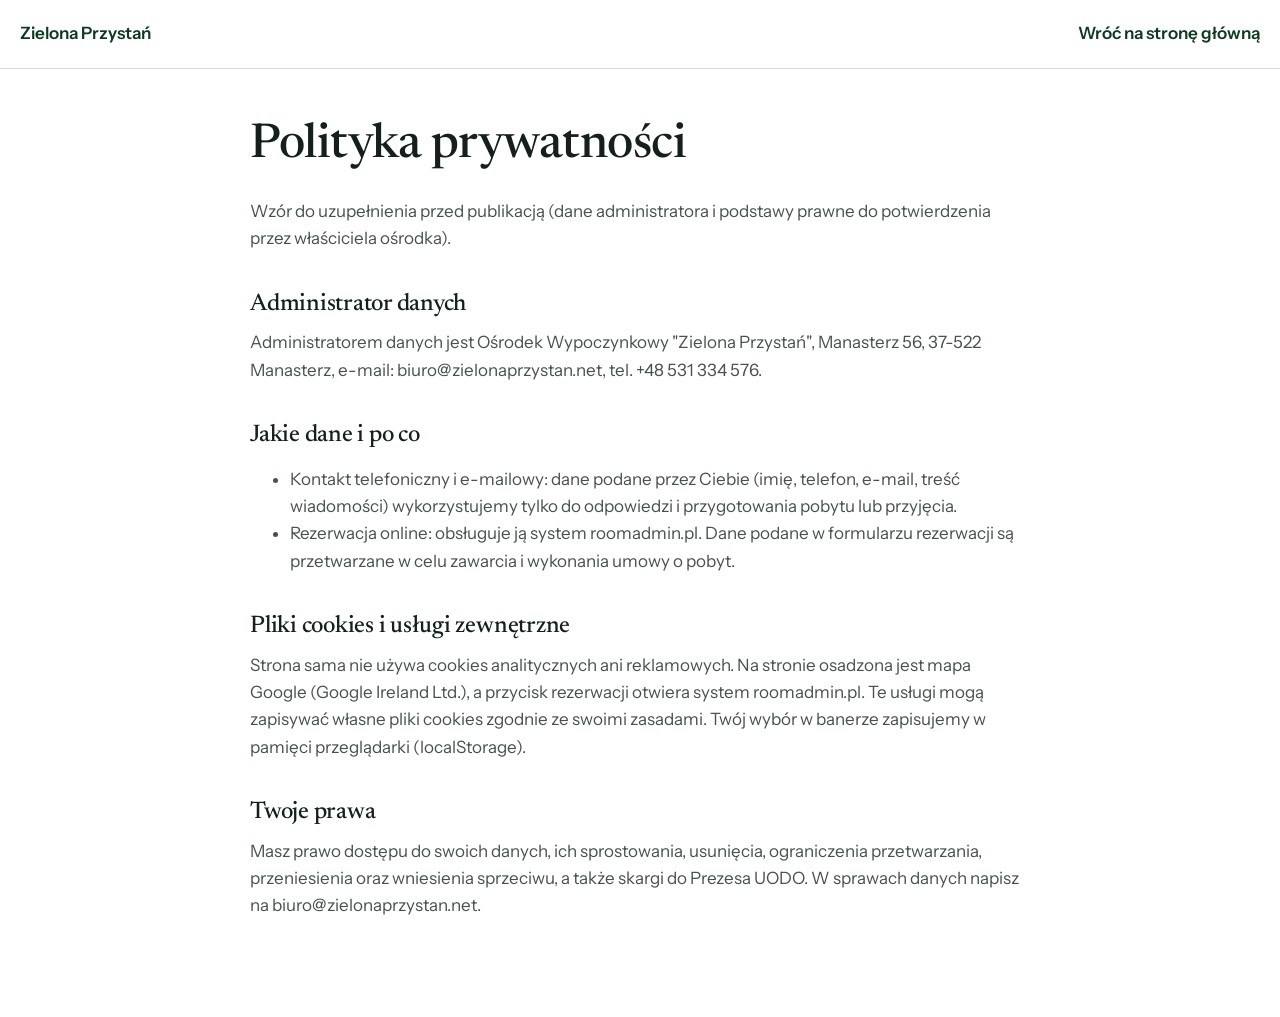
<file: polityka.html>
<!doctype html>
<html lang="pl">
<head>
<meta charset="utf-8">
<meta name="viewport" content="width=device-width,initial-scale=1">
<title>Polityka prywatności - Zielona Przystań</title>
<meta name="robots" content="noindex,nofollow">
<link rel="icon" href="favicon.svg" type="image/svg+xml">
<link rel="stylesheet" href="style.css">
<style>
.pol{padding:120px 0 80px}.pol .wrap{max-width:780px}.pol h1{font-size:clamp(34px,4vw,48px)}.pol h2{font-size:24px;margin-top:1.6em}.pol p,.pol li{color:var(--tekst2)}
.pol-nag{position:fixed;inset:0 0 auto;height:68px;background:#fff;box-shadow:0 1px 0 var(--linia);z-index:5}.pol-nag .wrap{height:100%;display:flex;align-items:center;justify-content:space-between}.pol-nag a{color:var(--rzeka);font-weight:600;text-decoration:none}
</style>
</head>
<body>
<header class="pol-nag"><div class="wrap"><a href="index.html">Zielona Przystań</a><a href="index.html">Wróć na stronę główną</a></div></header>
<main class="pol"><div class="wrap">
<h1>Polityka prywatności</h1>
<p>Wzór do uzupełnienia przed publikacją (dane administratora i podstawy prawne do potwierdzenia przez właściciela ośrodka).</p>
<h2>Administrator danych</h2>
<p>Administratorem danych jest Ośrodek Wypoczynkowy "Zielona Przystań", Manasterz 56, 37-522 Manasterz, e-mail: biuro@zielonaprzystan.net, tel. +48 531 334 576.</p>
<h2>Jakie dane i po co</h2>
<ul>
<li>Kontakt telefoniczny i e-mailowy: dane podane przez Ciebie (imię, telefon, e-mail, treść wiadomości) wykorzystujemy tylko do odpowiedzi i przygotowania pobytu lub przyjęcia.</li>
<li>Rezerwacja online: obsługuje ją system roomadmin.pl. Dane podane w formularzu rezerwacji są przetwarzane w celu zawarcia i wykonania umowy o pobyt.</li>
</ul>
<h2>Pliki cookies i usługi zewnętrzne</h2>
<p>Strona sama nie używa cookies analitycznych ani reklamowych. Na stronie osadzona jest mapa Google (Google Ireland Ltd.), a przycisk rezerwacji otwiera system roomadmin.pl. Te usługi mogą zapisywać własne pliki cookies zgodnie ze swoimi zasadami. Twój wybór w banerze zapisujemy w pamięci przeglądarki (localStorage).</p>
<h2>Twoje prawa</h2>
<p>Masz prawo dostępu do swoich danych, ich sprostowania, usunięcia, ograniczenia przetwarzania, przeniesienia oraz wniesienia sprzeciwu, a także skargi do Prezesa UODO. W sprawach danych napisz na biuro@zielonaprzystan.net.</p>
</div></main>
</body>
</html>
</file>
<file: style.css>
@font-face{font-family:"Newsreader";src:url(fonts/news-ext.woff2) format("woff2");font-weight:400 600;font-display:swap;unicode-range:U+0100-02BA,U+02BD-02C5,U+02C7-02CC,U+02CE-02D7,U+02DD-02FF,U+0304,U+0308,U+0329,U+1D00-1DBF,U+1E00-1E9F,U+1EF2-1EFF,U+2020,U+20A0-20AB,U+20AD-20C0,U+2113,U+2C60-2C7F,U+A720-A7FF}
@font-face{font-family:"Newsreader";src:url(fonts/news.woff2) format("woff2");font-weight:400 600;font-display:swap;unicode-range:U+0000-00FF,U+0131,U+0152-0153,U+02BB-02BC,U+02C6,U+02DA,U+02DC,U+0304,U+0308,U+0329,U+2000-206F,U+20AC,U+2122,U+2191,U+2193,U+2212,U+2215,U+FEFF,U+FFFD}
@font-face{font-family:"Instrument Sans";src:url(fonts/sans-ext.woff2) format("woff2");font-weight:400 600;font-display:swap;unicode-range:U+0100-02BA,U+02BD-02C5,U+02C7-02CC,U+02CE-02D7,U+02DD-02FF,U+0304,U+0308,U+0329,U+1D00-1DBF,U+1E00-1E9F,U+1EF2-1EFF,U+2020,U+20A0-20AB,U+20AD-20C0,U+2113,U+2C60-2C7F,U+A720-A7FF}
@font-face{font-family:"Instrument Sans";src:url(fonts/sans.woff2) format("woff2");font-weight:400 600;font-display:swap;unicode-range:U+0000-00FF,U+0131,U+0152-0153,U+02BB-02BC,U+02C6,U+02DA,U+02DC,U+0304,U+0308,U+0329,U+2000-206F,U+20AC,U+2122,U+2191,U+2193,U+2212,U+2215,U+FEFF,U+FFFD}
@font-face{font-family:"ZPLogo";src:url(fonts/logo-ext.woff2) format("woff2");font-weight:500;font-display:block;unicode-range:U+0100-02BA,U+02BD-02C5,U+02C7-02CC,U+02CE-02D7,U+02DD-02FF,U+0304,U+0308,U+0329,U+1E00-1E9F,U+20A0-20AB,U+2C60-2C7F,U+A720-A7FF}
@font-face{font-family:"ZPLogo";src:url(fonts/logo.woff2) format("woff2");font-weight:500;font-display:block;unicode-range:U+0000-00FF,U+0131,U+0152-0153,U+02BB-02BC,U+02C6,U+02DA,U+02DC,U+2000-206F}

:root{
  --ziel:#2D8200;      /* zieleń marki (z #40A800 / #0EB425 obecnej strony), biały tekst AA */
  --ziel-j:#40A800;    /* zieleń paska obecnej strony */
  --rzeka:#0D3A22;     /* ciemna zieleń rzeki */
  --nurt:#1B6E9A;      /* błękit drugiego nurtu */
  --szary:#EEF1F3;
  --tekst:#14201A;
  --tekst2:#46524B;
  --linia:#D5DCE0;
  --nag:78px;
  --r:4px;
}
*,*::before,*::after{box-sizing:border-box}
html{scroll-behavior:smooth;scroll-padding-top:calc(var(--nag) - 2px);-webkit-text-size-adjust:100%}
body{margin:0;background:#fff;color:var(--tekst);font:400 17px/1.6 "Instrument Sans",system-ui,-apple-system,"Segoe UI",sans-serif;overflow-x:hidden}
img{display:block;max-width:100%;height:auto}
a{color:var(--ziel)}
h1,h2,h3{font-family:"Newsreader",Georgia,serif;font-weight:500;line-height:1.12;margin:0 0 .5em;letter-spacing:-.01em;text-wrap:balance}
h2{font-size:clamp(32px,3.4vw,52px)}
h3{font-size:clamp(23px,1.8vw,28px)}
p{margin:0 0 1em}
.wrap{width:min(1240px,100% - 40px);margin-inline:auto}
.skip{position:absolute;left:-9999px}.skip:focus{left:12px;top:12px;z-index:99;background:#fff;padding:8px 12px}
:focus-visible{outline:2px solid var(--ziel-j);outline-offset:3px}

/* przyciski: prostokąt z lekkim zaokrągleniem, nie pigułka */
.btn{display:inline-flex;align-items:center;justify-content:center;min-height:50px;padding:0 26px;border:2px solid var(--ziel);border-radius:var(--r);background:var(--ziel);color:#fff;font:600 16px/1.2 "Instrument Sans",sans-serif;text-decoration:none;cursor:pointer;transition:background .2s,border-color .2s,color .2s}
.btn:hover{background:#246A00;border-color:#246A00}
.btn-o{background:transparent;color:var(--ziel)}
.btn-o:hover{background:var(--ziel);color:#fff}

/* nagłówek */
.nag{position:fixed;inset:0 0 auto;z-index:50;height:var(--nag);color:#fff;transition:background .25s,color .25s,box-shadow .25s}
.nag::before{content:"";position:absolute;inset:0 0 -40px;background:linear-gradient(rgba(5,25,14,.55),rgba(5,25,14,0));pointer-events:none;transition:opacity .25s}
.nag.pelny{background:#fff;color:var(--rzeka);box-shadow:0 1px 0 var(--linia)}
.nag.pelny::before{opacity:0}
.nag-in{position:relative;height:100%;width:min(1400px,100% - 40px);margin-inline:auto;display:flex;align-items:center;gap:28px}
.logo{color:inherit;display:block;flex:none}
.logo-svg{display:block;width:136px;height:auto;font-family:"ZPLogo",Georgia,serif;font-weight:500}
.logo-svg .logo-m{font-family:"Instrument Sans",sans-serif;font-weight:600}
.nag.pelny .logo{color:var(--rzeka)}
.menu{display:flex;align-items:center;gap:26px;margin-left:auto}
.menu a{color:inherit;text-decoration:none;font-weight:500;font-size:16px;position:relative;padding:6px 0}
.menu a:not(.btn)::after{content:"";position:absolute;left:0;right:0;bottom:0;height:2px;background:var(--ziel-j);transform:scaleX(0);transform-origin:left;transition:transform .25s}
.menu a:not(.btn):hover::after,.menu a.akt::after{transform:scaleX(1)}
.menu .menu-tel{font-weight:600}
.menu .menu-rez{min-height:44px;padding:0 18px;color:#fff}
.nag-tel,.burger{display:none}

/* hero */
.hero{position:relative;min-height:100vh;min-height:100svh;display:flex;flex-direction:column;justify-content:flex-end;color:#fff;overflow:hidden;isolation:isolate}
.hero picture,.hero-img{position:absolute;inset:0;width:100%;height:100%}
.hero-img{object-fit:cover;object-position:50% 52%;z-index:-2}
.hero::after{content:"";position:absolute;inset:0;z-index:-1;background:linear-gradient(90deg,rgba(4,22,12,.62) 0%,rgba(4,22,12,.28) 45%,rgba(4,22,12,0) 70%),linear-gradient(0deg,rgba(4,22,12,.55) 0%,rgba(4,22,12,0) 50%)}
.hero-in{width:min(1240px,100% - 40px);margin:0 auto;padding:calc(var(--nag) + 40px) 0 clamp(96px,11vh,140px)}
.hero-in>*{max-width:720px}
.hero-in>h1{max-width:980px}
.hero-adr{margin:0 0 14px;font-size:17px;font-weight:500;opacity:.95}
.hero h1{font-size:clamp(46px,5.4vw,92px);line-height:1.02;margin:0 0 22px;font-weight:500;text-shadow:0 1px 18px rgba(0,0,0,.25)}
.hero-lead{font-size:clamp(18px,1.35vw,21px);line-height:1.5;margin:0 0 32px;max-width:600px}
.btn-hero{min-height:56px;padding:0 32px;font-size:17px;background:var(--ziel-j);border-color:var(--ziel-j);color:#fff}
.btn-hero:hover{background:var(--ziel);border-color:var(--ziel)}
.brzeg{position:absolute;left:0;right:0;bottom:-1px;width:100%;height:clamp(44px,6vw,80px);display:block}
.brzeg-z{fill:#fff}
.brzeg .n1,.brzeg .n2{fill:none;stroke-width:2.2;vector-effect:non-scaling-stroke}
.brzeg .n1{stroke:var(--ziel-j)}
.brzeg .n2{stroke:var(--nurt);opacity:.9}

/* motyw nurtów */
.nurt{display:block;width:150px;height:auto;margin:0 0 18px;overflow:visible}
.nurt path{fill:none;stroke-width:2.4;stroke-linecap:round}
.nurt .n1{stroke:var(--ziel-j)}
.nurt .n2{stroke:var(--nurt)}
.nurt .pom{stroke:var(--rzeka);stroke-width:2.6}

.sek{padding:clamp(72px,8vw,120px) 0}
.szara{background:var(--szary)}
.sek-nag{display:flex;flex-wrap:wrap;align-items:flex-end;justify-content:space-between;gap:12px 48px;margin-bottom:40px}
.sek-nag h2{margin:0}
.sek-nag p{margin:0;max-width:520px;color:var(--tekst2)}

/* o ośrodku */
.osrodek{padding-top:clamp(56px,6vw,96px)}
.osrodek-g{display:grid;grid-template-columns:minmax(0,5fr) minmax(0,6fr);gap:clamp(32px,5vw,80px);align-items:center}
.osrodek-t p{color:var(--tekst2);max-width:560px}
.kropki{list-style:none;margin:24px 0 0;padding:0;display:grid;grid-template-columns:repeat(2,minmax(0,1fr));gap:10px 24px;font-weight:500}
.kropki li{position:relative;padding-left:22px}
.kropki li::before{content:"";position:absolute;left:0;top:.62em;width:12px;height:6px;border-top:2px solid var(--ziel-j);border-radius:50% 50% 0 0}
.osrodek-f{margin:0;position:relative}
.osrodek-f img{width:100%;aspect-ratio:4/3;object-fit:cover;border-radius:var(--r)}
.teren{margin-top:clamp(56px,6vw,88px)}
.teren-nag{display:flex;align-items:center;justify-content:space-between;margin-bottom:18px}
.teren-nag h3{margin:0}
.teren-str{display:flex;gap:8px}
.teren-str .kar-s{position:static;opacity:1;transform:none;border:1.5px solid var(--linia);background:#fff}
.teren-pas{display:grid;grid-auto-flow:column;grid-auto-columns:calc((100% - 3*18px)/4);gap:18px;overflow-x:auto;scroll-snap-type:x mandatory;scrollbar-width:none;cursor:grab;overscroll-behavior-x:contain}
.teren-pas::-webkit-scrollbar{display:none}
.teren-pas.ciag{cursor:grabbing;scroll-snap-type:none}
.teren-k{margin:0;scroll-snap-align:start;user-select:none}
.teren-k img{width:100%;aspect-ratio:4/5;object-fit:cover;border-radius:var(--r);pointer-events:none}
.teren-k figcaption{padding-top:12px;display:flex;flex-direction:column;line-height:1.35}
.teren-k b{font-weight:600}
.teren-k span{color:var(--tekst2);font-size:15px}

/* karuzela */
.kar{position:relative;overflow:hidden;border-radius:var(--r);background:#dde3e6;user-select:none}
.kar-tor{display:flex;overflow-x:auto;scroll-snap-type:x mandatory;scrollbar-width:none;cursor:grab;overscroll-behavior-x:contain;height:100%}
.kar-tor::-webkit-scrollbar{display:none}
.kar-tor.ciag{cursor:grabbing;scroll-snap-type:none}
.kar-tor img{flex:0 0 100%;width:100%;height:100%;object-fit:cover;scroll-snap-align:start;scroll-snap-stop:always;pointer-events:none}
.kar-s{position:absolute;top:50%;width:44px;height:44px;margin-top:-22px;border:0;border-radius:var(--r);background:rgba(255,255,255,.92);cursor:pointer;opacity:0;transition:opacity .2s;display:grid;place-items:center}
.kar-s::before{content:"";width:10px;height:10px;border:solid var(--rzeka);border-width:0 2.4px 2.4px 0;transform:rotate(135deg);margin-left:4px}
.kar-n::before{transform:rotate(-45deg);margin:0 4px 0 0}
.kar-p{left:12px}.kar-n{right:12px}
.kar:hover .kar-s,.kar-s:focus-visible{opacity:1}
.kar-s[disabled]{opacity:0!important;pointer-events:none}
.teren-str .kar-s[disabled]{opacity:.35!important}
.kar-licz{position:absolute;right:12px;bottom:12px;padding:4px 10px;border-radius:var(--r);background:rgba(10,30,18,.72);color:#fff;font-size:14px;font-variant-numeric:tabular-nums;pointer-events:none}
@media (hover:none){.kar-s{display:none}.teren-str{display:none}}

/* noclegi */
.noclegi{display:grid;grid-template-columns:repeat(3,minmax(0,1fr));gap:24px}
.nocleg{background:#fff;border-radius:var(--r);overflow:hidden;display:flex;flex-direction:column}
.kar-k{aspect-ratio:3/2;border-radius:0}
.nocleg-t{padding:26px 26px 28px;display:flex;flex-direction:column;flex:1}
.nocleg-t h3{margin:0 0 2px}
.nocleg-sub{color:var(--ziel);font-weight:600;margin:0 0 14px}
.nocleg-t>p:not(.nocleg-sub){color:var(--tekst2);font-size:16px}
.fakty{list-style:none;margin:0 0 24px;padding:14px 0 0;border-top:1px solid var(--linia);font-size:16px}
.fakty li{padding:4px 0 4px 22px;position:relative}
.fakty li::before{content:"";position:absolute;left:0;top:.85em;width:12px;height:6px;border-top:2px solid var(--ziel-j);border-radius:50% 50% 0 0}
.nocleg .btn{margin-top:auto;align-self:flex-start}

/* przyjęcia (ciemna sekcja) */
.ciemna{background:var(--rzeka);color:#fff}
.przyj-g{display:grid;grid-template-columns:minmax(0,5fr) minmax(0,7fr);gap:clamp(32px,5vw,80px);align-items:center}
.przyj-t>p{color:rgba(255,255,255,.85);max-width:520px}
.przyj-l{margin:28px 0 32px;padding:0}
.przyj-l div{padding:16px 0;border-top:1px solid rgba(255,255,255,.2)}
.przyj-l div:last-child{border-bottom:1px solid rgba(255,255,255,.2)}
.przyj-l dt{font-family:"Newsreader",Georgia,serif;font-size:24px;line-height:1.2}
.przyj-l dd{margin:2px 0 0;color:rgba(255,255,255,.8)}
.btn-j{background:var(--ziel-j);border-color:var(--ziel-j)}
.btn-j:hover{background:#fff;border-color:#fff;color:var(--rzeka)}
.przyj-m{margin:16px 0 0;color:rgba(255,255,255,.8)}
.przyj-m a{color:#fff;font-weight:600}
.kar-sala{aspect-ratio:3/2}

/* rezerwacja */
.rez-g{display:grid;grid-template-columns:minmax(0,6fr) minmax(0,5fr);gap:clamp(32px,5vw,80px);align-items:center}
.rez-f{margin:0}
.rez-f img{width:100%;aspect-ratio:3/2;object-fit:cover;border-radius:var(--r)}
.rez-t p{color:var(--tekst2);max-width:480px}
.rez-t .btn{margin:8px 0 22px}
.rez-m{font-size:16px}

/* okolica: nurt z przystankami */
.okol-g{display:grid;grid-template-columns:minmax(0,6fr) minmax(0,5fr);gap:clamp(32px,5vw,80px);align-items:center}
.okol-t>p{color:var(--tekst2);max-width:540px}
.trasa{list-style:none;margin:28px 0 0;padding:0 0 0 40px;position:relative}
.trasa::before{content:"";position:absolute;left:4px;top:22px;bottom:22px;width:18px;background:url("data:image/svg+xml,%3Csvg xmlns='http://www.w3.org/2000/svg' width='18' height='60' viewBox='0 0 18 60'%3E%3Cpath d='M6 0c-6 15 6 15 0 30s6 15 0 30' fill='none' stroke='%2340A800' stroke-width='2'/%3E%3Cpath d='M12 0c-6 15 6 15 0 30s6 15 0 30' fill='none' stroke='%231B6E9A' stroke-width='2'/%3E%3C/svg%3E") repeat-y}
.trasa li{display:flex;align-items:baseline;gap:18px;padding:11px 0;border-bottom:1px solid var(--linia);position:relative}
.trasa li::before{content:"";position:absolute;left:-33px;top:50%;width:12px;height:12px;margin-top:-6px;border-radius:50%;background:#fff;border:2.5px solid var(--rzeka)}
.km{flex:none;width:64px;font-family:"Newsreader",Georgia,serif;font-size:22px;color:var(--ziel);font-variant-numeric:tabular-nums}
.cel{font-weight:500}
.okol-f{margin:0}
.okol-f img{width:100%;aspect-ratio:4/5;object-fit:cover;border-radius:var(--r)}

/* galeria */
.gal-tabs{display:flex;flex-wrap:wrap;gap:8px;margin-bottom:18px}
.gal-tabs button{min-height:44px;padding:0 18px;border:1.5px solid var(--linia);border-radius:var(--r);background:#fff;color:var(--tekst);font:500 16px "Instrument Sans",sans-serif;cursor:pointer}
.gal-tabs button[aria-selected="true"]{background:var(--rzeka);border-color:var(--rzeka);color:#fff}
.kar-gal{aspect-ratio:16/9;max-height:78vh;width:100%}
.kar-gal .kar-tor img{object-fit:contain;background:#111a15}

/* kontakt */
.kontakt-g{display:grid;grid-template-columns:minmax(0,5fr) minmax(0,7fr);gap:clamp(32px,5vw,80px);align-items:stretch}
.kontakt-t .adr{font-size:19px;font-weight:500}
.kontakt-t .duzy{font-family:"Newsreader",Georgia,serif;font-size:32px;text-decoration:none;color:var(--rzeka)}
.kontakt-t p{color:var(--tekst2)}
.kontakt-t a{font-weight:500}
.kontakt-b{display:flex;flex-wrap:wrap;gap:12px;margin-top:8px}
.mapa{min-height:420px;border-radius:var(--r);overflow:hidden;background:#dfe5e8}
.mapa iframe{width:100%;height:100%;min-height:420px;border:0;display:block}

/* stopka */
.stopka{position:relative;background:var(--rzeka);color:rgba(255,255,255,.82);padding:clamp(72px,7vw,104px) 0 28px;font-size:16px}
.brzeg-st{top:-1px;bottom:auto;height:clamp(30px,4vw,60px)}
.brzeg-st .brzeg-z{fill:var(--szary)}
.stopka-g{display:grid;grid-template-columns:1.3fr 1fr 1fr 1fr;gap:28px 32px}
.st-l{list-style:none;margin:0;padding:0}
.stopka p,.stopka li{overflow-wrap:anywhere}
.stopka h3{font-family:"Instrument Sans",sans-serif;font-size:15px;font-weight:600;color:#fff;margin:0 0 10px;letter-spacing:0}
.stopka a{color:#fff;text-decoration:none}
.stopka a:hover{text-decoration:underline}
.st-logo{color:#fff}
.st-logo .logo-svg{width:150px}
.stopka-d{display:flex;flex-wrap:wrap;justify-content:space-between;align-items:center;gap:12px 24px;margin-top:40px;padding-top:20px;border-top:1px solid rgba(255,255,255,.18);font-size:14px}

/* pasek mobilny i cookies */
.mob{display:none}
.cookie{position:fixed;left:16px;bottom:16px;z-index:60;max-width:440px;background:#fff;color:var(--tekst);border-radius:var(--r);box-shadow:0 10px 40px rgba(0,0,0,.18);padding:18px 20px;font-size:15px}
.cookie p{margin:0 0 12px}
.cookie div{display:flex;gap:10px;flex-wrap:wrap}
.cookie .btn{min-height:42px;padding:0 16px;font-size:15px}

/* ---------- responsywność ---------- */
@media (max-height:820px) and (min-width:761px){
  .hero h1{font-size:clamp(42px,4.6vw,72px)}
  .hero-in{padding-bottom:88px}
}
@media (max-width:1180px){
  .menu{gap:18px}
  .menu .menu-tel{display:none}
}
@media (max-width:1024px){
  :root{--nag:68px}
  .nag-tel{display:inline-flex;align-items:center;gap:8px;margin-left:auto;color:inherit;text-decoration:none;font-weight:600}
  .nag-tel svg{width:20px;height:20px;fill:currentColor}
  .burger{display:grid;place-content:center;gap:7px;width:46px;height:46px;border:0;background:transparent;color:inherit;cursor:pointer;margin-right:-8px}
  .burger span{display:block;width:24px;height:2px;background:currentColor;transition:transform .25s}
  .burger[aria-expanded="true"] span:first-child{transform:translateY(4.5px) rotate(45deg)}
  .burger[aria-expanded="true"] span:last-child{transform:translateY(-4.5px) rotate(-45deg)}
  .menu{position:fixed;top:var(--nag);left:0;right:0;flex-direction:column;align-items:stretch;gap:0;margin:0;padding:8px 20px 24px;background:#fff;color:var(--tekst);box-shadow:0 18px 30px rgba(0,0,0,.12);transform:translateY(-8px);opacity:0;visibility:hidden;transition:opacity .2s,transform .2s,visibility .2s;max-height:calc(100svh - var(--nag));overflow:auto}
  .menu.otw{opacity:1;transform:none;visibility:visible}
  .menu a{padding:14px 0;font-size:19px;border-bottom:1px solid var(--linia);font-family:"Newsreader",Georgia,serif}
  .menu a:not(.btn)::after{display:none}
  .menu a.akt{color:var(--ziel)}
  .menu .menu-tel{display:block;font-family:"Instrument Sans",sans-serif;font-size:17px}
  .menu .menu-rez{margin-top:16px;min-height:52px;border-bottom:0;font-family:"Instrument Sans",sans-serif}
  .nag.menu-otw{background:#fff;color:var(--rzeka)}
  .nag.menu-otw::before{opacity:0}
  .noclegi{grid-template-columns:minmax(0,1fr) minmax(0,1fr)}
  .nocleg:last-child{grid-column:1/-1;flex-direction:row}
  .nocleg:last-child .kar-k{flex:0 0 50%;aspect-ratio:auto;min-height:340px}
  .teren-pas{grid-auto-columns:calc((100% - 2*18px)/3)}
  .stopka-g{grid-template-columns:1fr 1fr}
}
@media (max-width:860px){
  .osrodek-g,.przyj-g,.rez-g,.okol-g,.kontakt-g{grid-template-columns:minmax(0,1fr)}
  .rez-f{order:2}
  .okol-f img{aspect-ratio:3/2}
  .noclegi{grid-template-columns:minmax(0,1fr)}
  .nocleg:last-child{flex-direction:column}
  .nocleg:last-child .kar-k{flex:none;aspect-ratio:3/2;min-height:0}
}
@media (max-width:760px){
  body{font-size:16px}
  .wrap{width:calc(100% - 32px)}
  .nag-in{width:calc(100% - 32px);gap:12px}
  .logo-svg{width:108px}
  .nag-tel span{display:none}
  .nag-tel{width:44px;height:44px;justify-content:center}
  .hero{min-height:100svh}
  .hero-img{object-position:50% 50%}
  .hero::after{background:linear-gradient(0deg,rgba(4,22,12,.82) 0%,rgba(4,22,12,.55) 42%,rgba(4,22,12,.08) 72%,rgba(4,22,12,.25) 100%)}
  .hero-in{width:calc(100% - 32px);padding:calc(var(--nag) + 24px) 0 clamp(58px,9svh,84px)}
  .hero-adr{font-size:15px;margin-bottom:10px}
  .hero h1{font-size:clamp(36px,10.4vw,48px);margin-bottom:14px}
  .hero-lead{font-size:16.5px;margin-bottom:24px}
  .btn-hero{width:100%;min-height:54px}
  .brzeg{height:40px}
  .sek{padding:64px 0}
  .sek-nag{margin-bottom:28px}
  .kropki{grid-template-columns:minmax(0,1fr)}
  .teren-pas{grid-auto-columns:72%;gap:14px}
  .teren-nag{margin-bottom:14px}
  .nocleg-t{padding:22px 20px 24px}
  .kar-gal{aspect-ratio:4/3}
  .gal-tabs{flex-wrap:nowrap;overflow-x:auto;scrollbar-width:none;margin-inline:-16px;padding-inline:16px}
  .gal-tabs::-webkit-scrollbar{display:none}
  .gal-tabs button{flex:none}
  .mapa,.mapa iframe{min-height:340px}
  .kontakt-t .duzy{font-size:28px}
  .stopka{padding-bottom:96px}
  .stopka-g{grid-template-columns:minmax(0,1fr) minmax(0,1fr);gap:24px 20px}
  .st-logo,.st-k{grid-column:1/-1}
  .st-logo .logo-svg{width:130px}
  .mob{position:fixed;left:0;right:0;bottom:0;z-index:55;display:grid;grid-template-columns:1fr 1.6fr;gap:8px;padding:10px 12px calc(10px + env(safe-area-inset-bottom));background:#fff;box-shadow:0 -6px 20px rgba(0,0,0,.1);transform:translateY(110%);transition:transform .25s}
  .mob.widac{transform:none}
  .mob a{display:flex;align-items:center;justify-content:center;min-height:48px;border-radius:var(--r);border:2px solid var(--ziel);color:var(--ziel);font-weight:600;text-decoration:none}
  .mob .mob-r{background:var(--ziel);color:#fff}
  .cookie{left:12px;right:12px;bottom:12px;max-width:none}
  body.mob-on .cookie{bottom:84px}
}
@media (max-width:760px) and (max-height:700px){
  .hero h1{font-size:clamp(32px,9.4vw,40px)}
  .hero-lead{font-size:15.5px;line-height:1.45;margin-bottom:24px}
  .hero-in{padding-bottom:52px}
}
@media (prefers-reduced-motion:reduce){html{scroll-behavior:auto}*{transition:none!important}}
</file>
